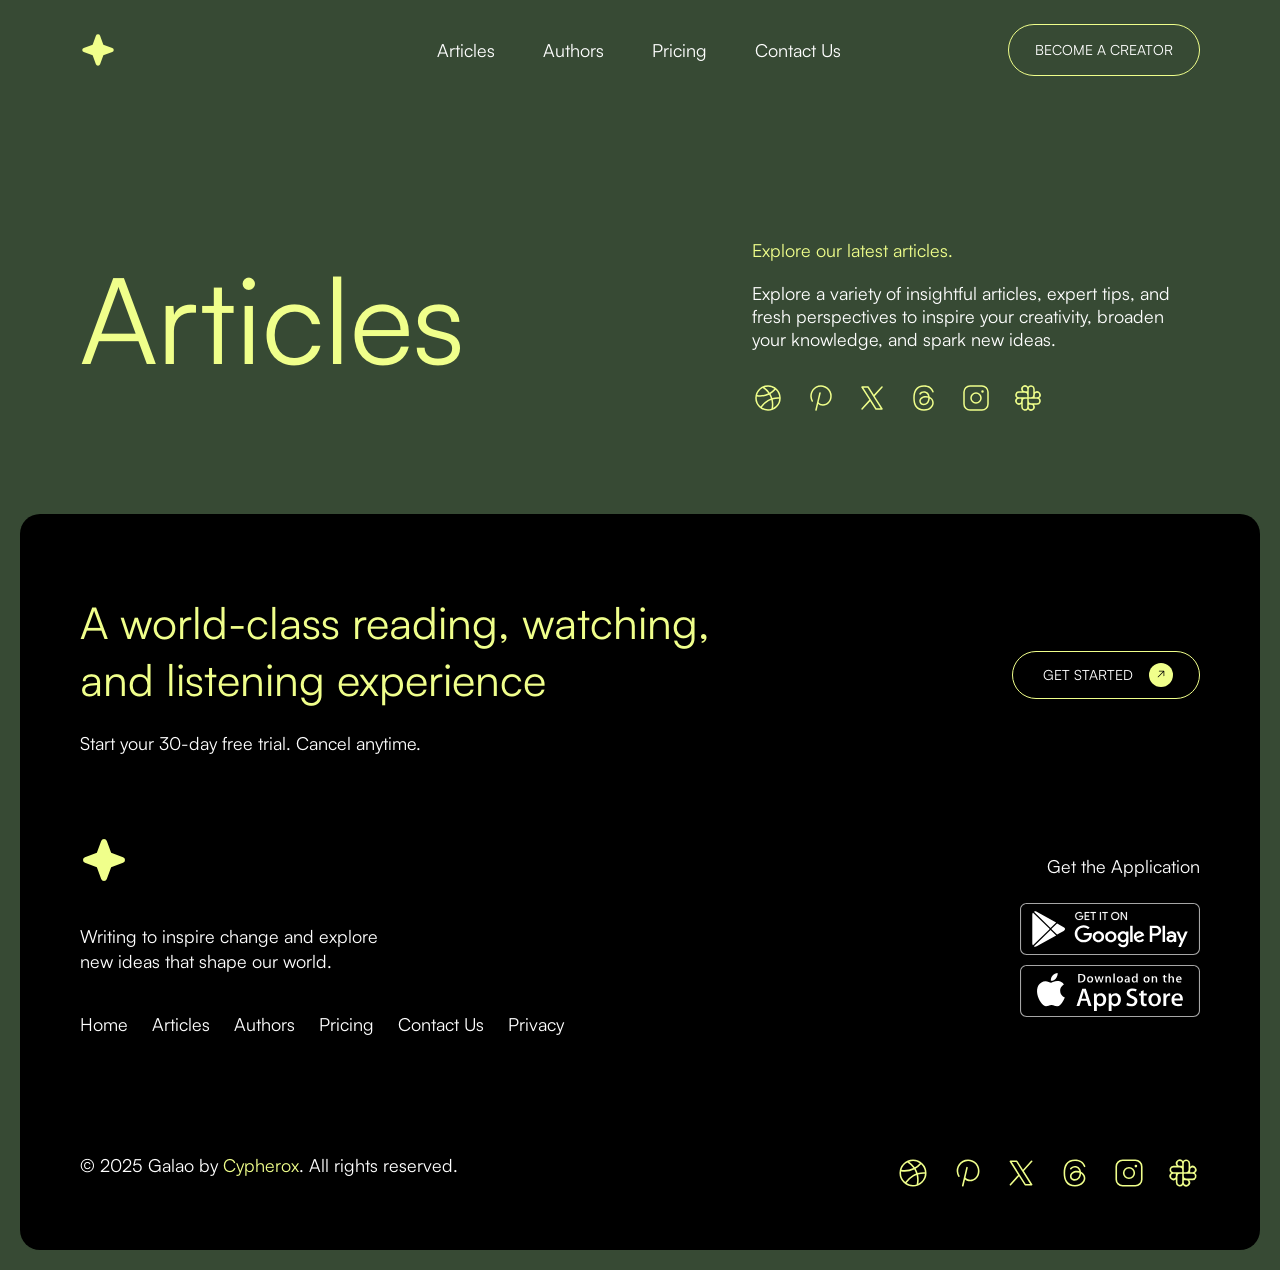
<file: articles.html>
<!DOCTYPE html>
<html>

<head>
    <meta charset='utf-8'>
    <meta http-equiv='X-UA-Compatible' content='IE=edge'>
    <title>Galao</title>

    <link rel="apple-touch-icon" sizes="180x180" href="assets/images/apple-touch-icon.png">
    <link rel="icon" type="image/png" sizes="32x32" href="assets/images/favicon-32x32.png">
    <link rel="icon" type="image/png" sizes="16x16" href="assets/images/favicon-16x16.png">

    <link rel="stylesheet" type="text/css" media="screen" href="assets/css/style.css">
</head>

<body style="background-color: #374a34;">

    <header class="header">
        <div class="header__inner">
            <div class="header__logo">
                <a href="index.html" class="header__logo--link" aria-label="hero">
                    <svg xmlns="http://www.w3.org/2000/svg" viewBox="0 0 256 256" focusable="false"
                        color="var(--token-7c1bfd0b-d766-423a-bb3e-f0b664a04b4c, rgb(240, 255, 139))"
                        style="user-select: none; width: 100%; height: 100%; display: inline-block; fill: var(--token-7c1bfd0b-d766-423a-bb3e-f0b664a04b4c, rgb(240, 255, 139)); color: var(--token-7c1bfd0b-d766-423a-bb3e-f0b664a04b4c, rgb(240, 255, 139)); flex-shrink: 0;">
                        <g color="var(--token-7c1bfd0b-d766-423a-bb3e-f0b664a04b4c, rgb(240, 255, 139))" weight="fill">
                            <path
                                d="M240,128a15.79,15.79,0,0,1-10.5,15l-63.44,23.07L143,229.5a16,16,0,0,1-30,0L89.94,166.06,26.5,143a16,16,0,0,1,0-30L89.94,89.94,113,26.5a16,16,0,0,1,30,0l23.07,63.44L229.5,113A15.79,15.79,0,0,1,240,128Z">
                            </path>
                        </g>
                    </svg>
                </a>
            </div>

            <div class="header__nav">
                <ul class="header__menu">
                    <li class="header__menu--item">
                        <a href="javascript:;" aria-label="articles">Articles</a>
                    </li>

                    <li class="header__menu--item">
                        <a href="javascript:;" aria-label="authors">Authors</a>
                    </li>

                    <li class="header__menu--item">
                        <a href="javascript:;" aria-label="pricing">Pricing</a>
                    </li>

                    <li class="header__menu--item">
                        <a href="javascript:;" aria-label="contact-us">Contact Us</a>
                    </li>
                </ul>
            </div>

            <div class="header__button">
                <a href="become-a-creator.html" class="btn btn__header">Become a Creator</a>
            </div>
        </div>
    </header>

    <section class="articles--banner">
        <div class="container">
            <div class="articles--inner">
                <div class="articles--banner--title">
                    <h1>Articles</h1>
                </div>

                <div class="articles--banner-content">
                    <h2>Explore our latest articles.</h2>
                    <p>Explore a variety of insightful articles, expert tips, and fresh perspectives to inspire your
                        creativity, broaden your knowledge, and spark new ideas.</p>

                    <ul>
                        <li>
                            <a href="javascript:;">
                                <svg xmlns="http://www.w3.org/2000/svg" viewBox="0 0 256 256" focusable="false"
                                    color="var(--token-7c1bfd0b-d766-423a-bb3e-f0b664a04b4c, rgb(240, 255, 139))"
                                    style="user-select: none; width: 100%; height: 100%; display: inline-block; fill: var(--token-7c1bfd0b-d766-423a-bb3e-f0b664a04b4c, rgb(240, 255, 139)); color: var(--token-7c1bfd0b-d766-423a-bb3e-f0b664a04b4c, rgb(240, 255, 139)); flex-shrink: 0;">
                                    <g color="var(--token-7c1bfd0b-d766-423a-bb3e-f0b664a04b4c, rgb(240, 255, 139))"
                                        weight="light">
                                        <path
                                            d="M128,26A102,102,0,1,0,230,128,102.12,102.12,0,0,0,128,26Zm89.81,96.3c-3.26-.19-6.54-.3-9.8-.3a166.44,166.44,0,0,0-45.25,6.29A164.28,164.28,0,0,0,148.33,96c-.14-.25-.3-.49-.44-.74a166.34,166.34,0,0,0,40.79-33.71A89.79,89.79,0,0,1,217.81,122.3ZM179.29,54.09a154.52,154.52,0,0,1-37.9,31.11A167,167,0,0,0,98.88,42.84a89.87,89.87,0,0,1,80.41,11.25ZM85.71,48.58a155,155,0,0,1,45,42.27A153.71,153.71,0,0,1,64,106a156.8,156.8,0,0,1-22.84-1.69A90.37,90.37,0,0,1,85.71,48.58ZM38,128a90.17,90.17,0,0,1,.79-11.92A167.23,167.23,0,0,0,64,118a165.69,165.69,0,0,0,73.29-17c.22.37.46.73.67,1.1A152.2,152.2,0,0,1,151.34,132a164.57,164.57,0,0,0-26.09,12.11A167,167,0,0,0,69.57,196.4,89.84,89.84,0,0,1,38,128Zm41.19,75.58a155.24,155.24,0,0,1,52.05-49.12,152.9,152.9,0,0,1,23.38-10.93,154.31,154.31,0,0,1,4.3,36.16,154.78,154.78,0,0,1-3.81,34.13,89.88,89.88,0,0,1-75.92-10.24Zm89.24,4.81a166.76,166.76,0,0,0,2.49-28.7,166.67,166.67,0,0,0-4.86-39.87A154.6,154.6,0,0,1,208,134c3.25,0,6.52.11,9.77.32A90.16,90.16,0,0,1,168.43,208.39Z">
                                        </path>
                                    </g>
                                </svg>
                            </a>
                        </li>

                        <li>
                            <a href="javascript:;">
                                <svg xmlns="http://www.w3.org/2000/svg" viewBox="0 0 256 256" focusable="false"
                                    color="var(--token-7c1bfd0b-d766-423a-bb3e-f0b664a04b4c, rgb(240, 255, 139))"
                                    style="user-select: none; width: 100%; height: 100%; display: inline-block; fill: var(--token-7c1bfd0b-d766-423a-bb3e-f0b664a04b4c, rgb(240, 255, 139)); color: var(--token-7c1bfd0b-d766-423a-bb3e-f0b664a04b4c, rgb(240, 255, 139)); flex-shrink: 0;">
                                    <g color="var(--token-7c1bfd0b-d766-423a-bb3e-f0b664a04b4c, rgb(240, 255, 139))"
                                        weight="light">
                                        <path
                                            d="M222,112c0,22.05-7.7,42.19-21.68,56.73C187.32,182.25,169.71,190,152,190c-19.42,0-31.55-7.07-38.63-13.64l-11.53,49A6,6,0,0,1,96,230a5.89,5.89,0,0,1-1.37-.16,6,6,0,0,1-4.47-7.21l32-136a6,6,0,1,1,11.68,2.74L116.75,162c2.8,4.33,12.46,16,35.25,16,28.51,0,58-24.69,58-66A74,74,0,1,0,71.9,149a6,6,0,1,1-10.39,6A86,86,0,1,1,222,112Z">
                                        </path>
                                    </g>
                                </svg>
                            </a>
                        </li>

                        <li>
                            <a href="javascript:;">
                                <svg xmlns="http://www.w3.org/2000/svg" viewBox="0 0 256 256" focusable="false"
                                    color="var(--token-7c1bfd0b-d766-423a-bb3e-f0b664a04b4c, rgb(240, 255, 139))"
                                    style="user-select: none; width: 100%; height: 100%; display: inline-block; fill: var(--token-7c1bfd0b-d766-423a-bb3e-f0b664a04b4c, rgb(240, 255, 139)); color: var(--token-7c1bfd0b-d766-423a-bb3e-f0b664a04b4c, rgb(240, 255, 139)); flex-shrink: 0;">
                                    <g color="var(--token-7c1bfd0b-d766-423a-bb3e-f0b664a04b4c, rgb(240, 255, 139))"
                                        weight="light">
                                        <path
                                            d="M213.06,212.78l-63.42-99.66L212.44,44A6,6,0,1,0,203.56,36L143,102.62l-41.9-65.84A6,6,0,0,0,96,34H48a6,6,0,0,0-5.06,9.22l63.42,99.66L43.56,212A6,6,0,0,0,52.44,220L113,153.38l41.9,65.84A6,6,0,0,0,160,222h48a6,6,0,0,0,5.06-9.22ZM163.29,210,58.93,46H92.71L197.07,210Z">
                                        </path>
                                    </g>
                                </svg>
                            </a>
                        </li>

                        <li>
                            <a href="javascript:;">
                                <svg xmlns="http://www.w3.org/2000/svg" viewBox="0 0 256 256" focusable="false"
                                    color="var(--token-7c1bfd0b-d766-423a-bb3e-f0b664a04b4c, rgb(240, 255, 139))"
                                    style="user-select: none; width: 100%; height: 100%; display: inline-block; fill: var(--token-7c1bfd0b-d766-423a-bb3e-f0b664a04b4c, rgb(240, 255, 139)); color: var(--token-7c1bfd0b-d766-423a-bb3e-f0b664a04b4c, rgb(240, 255, 139)); flex-shrink: 0;">
                                    <g color="var(--token-7c1bfd0b-d766-423a-bb3e-f0b664a04b4c, rgb(240, 255, 139))"
                                        weight="light">
                                        <path
                                            d="M185.22,125.25a62,62,0,0,0-11.78-7c-3.53-29.6-23-38.82-31.83-41.5-19-5.74-40.73,1.09-50.6,15.9a6,6,0,1,0,10,6.66c6.94-10.41,23.25-15.28,37.14-11.07,7.22,2.18,18.39,8.34,22.39,25.61a78.74,78.74,0,0,0-18.11-2.08c-13.53,0-26.16,3.46-35.55,9.77C96,128.85,90,139.66,90,152c0,22,18,33.52,35.71,33.52a46,46,0,0,0,32.91-14.19c6.58-6.85,14.35-19.11,15.29-39.26a44.59,44.59,0,0,1,4.07,2.75c10.48,7.92,16,19.4,16,33.18,0,20.16-21,50-66,50-27.07,0-46.92-9.19-59-27.33C59,175.75,54,154.66,54,128s5-47.75,15-62.67C81.08,47.19,100.93,38,128,38c33.85,0,55.57,13.67,66.4,41.8a6,6,0,1,0,11.2-4.31C193,42.65,166.85,26,128,26,96.67,26,73.46,37,59,58.67,47.72,75.6,42,98.93,42,128s5.72,52.4,17,69.33C73.46,219,96.67,230,128,230c29.43,0,47.81-11.19,58.05-20.58C198.54,198,206,182.49,206,168,206,150.31,198.81,135.52,185.22,125.25ZM150,163a33.94,33.94,0,0,1-24.26,10.51C109.33,173.52,102,162.71,102,152c0-13.59,12.64-28.21,40.41-28.21a65.33,65.33,0,0,1,19.58,3c0,.41,0,.82,0,1.24C162,142.72,157.84,154.82,150,163Z">
                                        </path>
                                    </g>
                                </svg>
                            </a>
                        </li>

                        <li>
                            <a href="javascript:;">
                                <svg xmlns="http://www.w3.org/2000/svg" viewBox="0 0 256 256" focusable="false"
                                    color="var(--token-7c1bfd0b-d766-423a-bb3e-f0b664a04b4c, rgb(240, 255, 139))"
                                    style="user-select: none; width: 100%; height: 100%; display: inline-block; fill: var(--token-7c1bfd0b-d766-423a-bb3e-f0b664a04b4c, rgb(240, 255, 139)); color: var(--token-7c1bfd0b-d766-423a-bb3e-f0b664a04b4c, rgb(240, 255, 139)); flex-shrink: 0;">
                                    <g color="var(--token-7c1bfd0b-d766-423a-bb3e-f0b664a04b4c, rgb(240, 255, 139))"
                                        weight="light">
                                        <path
                                            d="M128,82a46,46,0,1,0,46,46A46.06,46.06,0,0,0,128,82Zm0,80a34,34,0,1,1,34-34A34,34,0,0,1,128,162ZM176,26H80A54.06,54.06,0,0,0,26,80v96a54.06,54.06,0,0,0,54,54h96a54.06,54.06,0,0,0,54-54V80A54.06,54.06,0,0,0,176,26Zm42,150a42,42,0,0,1-42,42H80a42,42,0,0,1-42-42V80A42,42,0,0,1,80,38h96a42,42,0,0,1,42,42ZM190,76a10,10,0,1,1-10-10A10,10,0,0,1,190,76Z">
                                        </path>
                                    </g>
                                </svg>
                            </a>
                        </li>

                        <li>
                            <a href="javascript:;">
                                <svg xmlns="http://www.w3.org/2000/svg" viewBox="0 0 256 256" focusable="false"
                                    color="var(--token-7c1bfd0b-d766-423a-bb3e-f0b664a04b4c, rgb(240, 255, 139))"
                                    style="user-select: none; width: 100%; height: 100%; display: inline-block; fill: var(--token-7c1bfd0b-d766-423a-bb3e-f0b664a04b4c, rgb(240, 255, 139)); color: var(--token-7c1bfd0b-d766-423a-bb3e-f0b664a04b4c, rgb(240, 255, 139)); flex-shrink: 0;">
                                    <g color="var(--token-7c1bfd0b-d766-423a-bb3e-f0b664a04b4c, rgb(240, 255, 139))"
                                        weight="light">
                                        <path
                                            d="M218,128a30,30,0,1,0-36-48V56a30,30,0,0,0-54-18A30,30,0,1,0,80,74H56a30,30,0,0,0-18,54,30,30,0,1,0,36,48v24a30,30,0,0,0,54,18,30,30,0,1,0,48-36h24a30,30,0,0,0,18-54ZM200,86a18,18,0,0,1,0,36H182V104A18,18,0,0,1,200,86ZM152,38a18,18,0,0,1,18,18v48a18,18,0,0,1-18,18H134V56A18,18,0,0,1,152,38ZM86,56a18,18,0,0,1,36,0V74H104A18,18,0,0,1,86,56ZM38,104A18,18,0,0,1,56,86h48a18,18,0,0,1,18,18v18H56A18,18,0,0,1,38,104Zm18,66a18,18,0,0,1,0-36H74v18A18,18,0,0,1,56,170Zm48,48a18,18,0,0,1-18-18V152a18,18,0,0,1,18-18h18v66A18,18,0,0,1,104,218Zm66-18a18,18,0,0,1-36,0V182h18A18,18,0,0,1,170,200Zm30-30H152a18,18,0,0,1-18-18V134h66a18,18,0,0,1,0,36Z">
                                        </path>
                                    </g>
                                </svg>
                            </a>
                        </li>
                    </ul>
                </div>

            </div>
        </div>
    </section>

    <footer class="footer__main">
        <div class="footer__main--inner">
            <div class="footer--title--main">
                <div class="section--title width--full">
                    <div class="section--title__wrapper">
                        <div class="title--left">
                            <h2>A world-class reading, watching, and listening experience</h2>
                            <p>Start your 30-day free trial. Cancel anytime.</p>
                        </div>

                        <div class="footer--button--right">
                            <a href="javascript:;" class="btn--primary">
                                <span>GET STARTED</span>
                                <div class="btn--arrow__icon">
                                    <svg xmlns="http://www.w3.org/2000/svg" viewBox="0 0 256 256" focusable="false"
                                        color="var(--token-584267f0-cc04-4763-9773-68f59eb7a770, rgb(0, 0, 0))"
                                        style="user-select: none; width: 100%; height: 100%; display: inline-block; fill: var(--token-584267f0-cc04-4763-9773-68f59eb7a770, rgb(0, 0, 0)); color: var(--token-584267f0-cc04-4763-9773-68f59eb7a770, rgb(0, 0, 0)); flex-shrink: 0;">
                                        <g color="var(--token-584267f0-cc04-4763-9773-68f59eb7a770, rgb(0, 0, 0))"
                                            weight="regular">
                                            <path
                                                d="M221.66,133.66l-72,72a8,8,0,0,1-11.32-11.32L196.69,136H40a8,8,0,0,1,0-16H196.69L138.34,61.66a8,8,0,0,1,11.32-11.32l72,72A8,8,0,0,1,221.66,133.66Z">
                                            </path>
                                        </g>
                                    </svg>
                                </div>
                            </a>
                        </div>
                    </div>
                </div>
            </div>

            <div class="footer--menu--wrapper">
                <div class="footer--menu--wrapper__inner">
                    <div class="footer--menu--left">
                        <div class="footer--logo">
                            <a href="javascript:;">
                                <img src="assets/images/logo.svg" alt="Footer Logo">
                            </a>
                        </div>

                        <div class="footer--content">
                            <p>Writing to inspire change and explore new ideas that shape our world.</p>
                        </div>

                        <div class="footer--menu--list">
                            <ul>
                                <li>
                                    <a href="javascript:;">Home</a>
                                </li>

                                <li>
                                    <a href="javascript:;">Articles</a>
                                </li>

                                <li>
                                    <a href="javascript:;">Authors</a>
                                </li>

                                <li>
                                    <a href="javascript:;">Pricing</a>
                                </li>

                                <li>
                                    <a href="javascript:;">Contact Us</a>
                                </li>

                                <li>
                                    <a href="javascript:;">Privacy</a>
                                </li>
                            </ul>
                        </div>
                    </div>

                    <div class="footer--menu--right">
                        <p>Get the Application</p>

                        <div class="footer--menu--app--img">
                            <a href="javascript:;">
                                <img src="assets/images/play-store-icon.svg" alt="play-store-icon">
                            </a>
                            <a href="javascript:;">
                                <img src="assets/images/app-store-icon.svg" alt="app-store-icon">
                            </a>
                        </div>
                    </div>

                </div>
            </div>

            <div class="footer--bottom__wrapper">
                <div class="footer--bottom__inner">
                    <div class="footer--bottom--text">
                        <p>© 2025 Galao by <a href="https://cypherox.com/" target="_blank">Cypherox</a>. All rights
                            reserved.</p>
                    </div>

                    <div class="footer--social--icon">
                        <ul>
                            <li>
                                <a href="javascript:;">
                                    <svg xmlns="http://www.w3.org/2000/svg" viewBox="0 0 256 256" focusable="false"
                                        color="var(--token-7c1bfd0b-d766-423a-bb3e-f0b664a04b4c, rgb(240, 255, 139))"
                                        style="user-select: none; width: 100%; height: 100%; display: inline-block; fill: var(--token-7c1bfd0b-d766-423a-bb3e-f0b664a04b4c, rgb(240, 255, 139)); color: var(--token-7c1bfd0b-d766-423a-bb3e-f0b664a04b4c, rgb(240, 255, 139)); flex-shrink: 0;">
                                        <g color="var(--token-7c1bfd0b-d766-423a-bb3e-f0b664a04b4c, rgb(240, 255, 139))"
                                            weight="light">
                                            <path
                                                d="M128,26A102,102,0,1,0,230,128,102.12,102.12,0,0,0,128,26Zm89.81,96.3c-3.26-.19-6.54-.3-9.8-.3a166.44,166.44,0,0,0-45.25,6.29A164.28,164.28,0,0,0,148.33,96c-.14-.25-.3-.49-.44-.74a166.34,166.34,0,0,0,40.79-33.71A89.79,89.79,0,0,1,217.81,122.3ZM179.29,54.09a154.52,154.52,0,0,1-37.9,31.11A167,167,0,0,0,98.88,42.84a89.87,89.87,0,0,1,80.41,11.25ZM85.71,48.58a155,155,0,0,1,45,42.27A153.71,153.71,0,0,1,64,106a156.8,156.8,0,0,1-22.84-1.69A90.37,90.37,0,0,1,85.71,48.58ZM38,128a90.17,90.17,0,0,1,.79-11.92A167.23,167.23,0,0,0,64,118a165.69,165.69,0,0,0,73.29-17c.22.37.46.73.67,1.1A152.2,152.2,0,0,1,151.34,132a164.57,164.57,0,0,0-26.09,12.11A167,167,0,0,0,69.57,196.4,89.84,89.84,0,0,1,38,128Zm41.19,75.58a155.24,155.24,0,0,1,52.05-49.12,152.9,152.9,0,0,1,23.38-10.93,154.31,154.31,0,0,1,4.3,36.16,154.78,154.78,0,0,1-3.81,34.13,89.88,89.88,0,0,1-75.92-10.24Zm89.24,4.81a166.76,166.76,0,0,0,2.49-28.7,166.67,166.67,0,0,0-4.86-39.87A154.6,154.6,0,0,1,208,134c3.25,0,6.52.11,9.77.32A90.16,90.16,0,0,1,168.43,208.39Z">
                                            </path>
                                        </g>
                                    </svg>
                                </a>
                            </li>

                            <li>
                                <a href="javascript:;">
                                    <svg xmlns="http://www.w3.org/2000/svg" viewBox="0 0 256 256" focusable="false"
                                        color="var(--token-7c1bfd0b-d766-423a-bb3e-f0b664a04b4c, rgb(240, 255, 139))"
                                        style="user-select: none; width: 100%; height: 100%; display: inline-block; fill: var(--token-7c1bfd0b-d766-423a-bb3e-f0b664a04b4c, rgb(240, 255, 139)); color: var(--token-7c1bfd0b-d766-423a-bb3e-f0b664a04b4c, rgb(240, 255, 139)); flex-shrink: 0;">
                                        <g color="var(--token-7c1bfd0b-d766-423a-bb3e-f0b664a04b4c, rgb(240, 255, 139))"
                                            weight="light">
                                            <path
                                                d="M222,112c0,22.05-7.7,42.19-21.68,56.73C187.32,182.25,169.71,190,152,190c-19.42,0-31.55-7.07-38.63-13.64l-11.53,49A6,6,0,0,1,96,230a5.89,5.89,0,0,1-1.37-.16,6,6,0,0,1-4.47-7.21l32-136a6,6,0,1,1,11.68,2.74L116.75,162c2.8,4.33,12.46,16,35.25,16,28.51,0,58-24.69,58-66A74,74,0,1,0,71.9,149a6,6,0,1,1-10.39,6A86,86,0,1,1,222,112Z">
                                            </path>
                                        </g>
                                    </svg>
                                </a>
                            </li>

                            <li>
                                <a href="javascript:;">
                                    <svg xmlns="http://www.w3.org/2000/svg" viewBox="0 0 256 256" focusable="false"
                                        color="var(--token-7c1bfd0b-d766-423a-bb3e-f0b664a04b4c, rgb(240, 255, 139))"
                                        style="user-select: none; width: 100%; height: 100%; display: inline-block; fill: var(--token-7c1bfd0b-d766-423a-bb3e-f0b664a04b4c, rgb(240, 255, 139)); color: var(--token-7c1bfd0b-d766-423a-bb3e-f0b664a04b4c, rgb(240, 255, 139)); flex-shrink: 0;">
                                        <g color="var(--token-7c1bfd0b-d766-423a-bb3e-f0b664a04b4c, rgb(240, 255, 139))"
                                            weight="light">
                                            <path
                                                d="M213.06,212.78l-63.42-99.66L212.44,44A6,6,0,1,0,203.56,36L143,102.62l-41.9-65.84A6,6,0,0,0,96,34H48a6,6,0,0,0-5.06,9.22l63.42,99.66L43.56,212A6,6,0,0,0,52.44,220L113,153.38l41.9,65.84A6,6,0,0,0,160,222h48a6,6,0,0,0,5.06-9.22ZM163.29,210,58.93,46H92.71L197.07,210Z">
                                            </path>
                                        </g>
                                    </svg>
                                </a>
                            </li>

                            <li>
                                <a href="javascript:;">
                                    <svg xmlns="http://www.w3.org/2000/svg" viewBox="0 0 256 256" focusable="false"
                                        color="var(--token-7c1bfd0b-d766-423a-bb3e-f0b664a04b4c, rgb(240, 255, 139))"
                                        style="user-select: none; width: 100%; height: 100%; display: inline-block; fill: var(--token-7c1bfd0b-d766-423a-bb3e-f0b664a04b4c, rgb(240, 255, 139)); color: var(--token-7c1bfd0b-d766-423a-bb3e-f0b664a04b4c, rgb(240, 255, 139)); flex-shrink: 0;">
                                        <g color="var(--token-7c1bfd0b-d766-423a-bb3e-f0b664a04b4c, rgb(240, 255, 139))"
                                            weight="light">
                                            <path
                                                d="M185.22,125.25a62,62,0,0,0-11.78-7c-3.53-29.6-23-38.82-31.83-41.5-19-5.74-40.73,1.09-50.6,15.9a6,6,0,1,0,10,6.66c6.94-10.41,23.25-15.28,37.14-11.07,7.22,2.18,18.39,8.34,22.39,25.61a78.74,78.74,0,0,0-18.11-2.08c-13.53,0-26.16,3.46-35.55,9.77C96,128.85,90,139.66,90,152c0,22,18,33.52,35.71,33.52a46,46,0,0,0,32.91-14.19c6.58-6.85,14.35-19.11,15.29-39.26a44.59,44.59,0,0,1,4.07,2.75c10.48,7.92,16,19.4,16,33.18,0,20.16-21,50-66,50-27.07,0-46.92-9.19-59-27.33C59,175.75,54,154.66,54,128s5-47.75,15-62.67C81.08,47.19,100.93,38,128,38c33.85,0,55.57,13.67,66.4,41.8a6,6,0,1,0,11.2-4.31C193,42.65,166.85,26,128,26,96.67,26,73.46,37,59,58.67,47.72,75.6,42,98.93,42,128s5.72,52.4,17,69.33C73.46,219,96.67,230,128,230c29.43,0,47.81-11.19,58.05-20.58C198.54,198,206,182.49,206,168,206,150.31,198.81,135.52,185.22,125.25ZM150,163a33.94,33.94,0,0,1-24.26,10.51C109.33,173.52,102,162.71,102,152c0-13.59,12.64-28.21,40.41-28.21a65.33,65.33,0,0,1,19.58,3c0,.41,0,.82,0,1.24C162,142.72,157.84,154.82,150,163Z">
                                            </path>
                                        </g>
                                    </svg>
                                </a>
                            </li>

                            <li>
                                <a href="javascript:;">
                                    <svg xmlns="http://www.w3.org/2000/svg" viewBox="0 0 256 256" focusable="false"
                                        color="var(--token-7c1bfd0b-d766-423a-bb3e-f0b664a04b4c, rgb(240, 255, 139))"
                                        style="user-select: none; width: 100%; height: 100%; display: inline-block; fill: var(--token-7c1bfd0b-d766-423a-bb3e-f0b664a04b4c, rgb(240, 255, 139)); color: var(--token-7c1bfd0b-d766-423a-bb3e-f0b664a04b4c, rgb(240, 255, 139)); flex-shrink: 0;">
                                        <g color="var(--token-7c1bfd0b-d766-423a-bb3e-f0b664a04b4c, rgb(240, 255, 139))"
                                            weight="light">
                                            <path
                                                d="M128,82a46,46,0,1,0,46,46A46.06,46.06,0,0,0,128,82Zm0,80a34,34,0,1,1,34-34A34,34,0,0,1,128,162ZM176,26H80A54.06,54.06,0,0,0,26,80v96a54.06,54.06,0,0,0,54,54h96a54.06,54.06,0,0,0,54-54V80A54.06,54.06,0,0,0,176,26Zm42,150a42,42,0,0,1-42,42H80a42,42,0,0,1-42-42V80A42,42,0,0,1,80,38h96a42,42,0,0,1,42,42ZM190,76a10,10,0,1,1-10-10A10,10,0,0,1,190,76Z">
                                            </path>
                                        </g>
                                    </svg>
                                </a>
                            </li>

                            <li>
                                <a href="javascript:;">
                                    <svg xmlns="http://www.w3.org/2000/svg" viewBox="0 0 256 256" focusable="false"
                                        color="var(--token-7c1bfd0b-d766-423a-bb3e-f0b664a04b4c, rgb(240, 255, 139))"
                                        style="user-select: none; width: 100%; height: 100%; display: inline-block; fill: var(--token-7c1bfd0b-d766-423a-bb3e-f0b664a04b4c, rgb(240, 255, 139)); color: var(--token-7c1bfd0b-d766-423a-bb3e-f0b664a04b4c, rgb(240, 255, 139)); flex-shrink: 0;">
                                        <g color="var(--token-7c1bfd0b-d766-423a-bb3e-f0b664a04b4c, rgb(240, 255, 139))"
                                            weight="light">
                                            <path
                                                d="M218,128a30,30,0,1,0-36-48V56a30,30,0,0,0-54-18A30,30,0,1,0,80,74H56a30,30,0,0,0-18,54,30,30,0,1,0,36,48v24a30,30,0,0,0,54,18,30,30,0,1,0,48-36h24a30,30,0,0,0,18-54ZM200,86a18,18,0,0,1,0,36H182V104A18,18,0,0,1,200,86ZM152,38a18,18,0,0,1,18,18v48a18,18,0,0,1-18,18H134V56A18,18,0,0,1,152,38ZM86,56a18,18,0,0,1,36,0V74H104A18,18,0,0,1,86,56ZM38,104A18,18,0,0,1,56,86h48a18,18,0,0,1,18,18v18H56A18,18,0,0,1,38,104Zm18,66a18,18,0,0,1,0-36H74v18A18,18,0,0,1,56,170Zm48,48a18,18,0,0,1-18-18V152a18,18,0,0,1,18-18h18v66A18,18,0,0,1,104,218Zm66-18a18,18,0,0,1-36,0V182h18A18,18,0,0,1,170,200Zm30-30H152a18,18,0,0,1-18-18V134h66a18,18,0,0,1,0,36Z">
                                            </path>
                                        </g>
                                    </svg>
                                </a>
                            </li>
                        </ul>
                    </div>

                </div>
            </div>

        </div>
    </footer>


    <script src="assets/js/script.js"></script>
</body>

</html>
</file>
<file: assets/css/style.css>
@import url(_variables.css);

html {
    scroll-behavior: smooth;
}

body {
    margin: 0;
    padding: 0;
    font-family: var(--primary-fonts);
    transition: background-color 0.3s ease;
}

* {
    box-sizing: border-box;
}

a {
    text-decoration: none;
}

.w--40 {
    width: 40%;
}

.w--60 {
    width: 60%;
}

.w--50 {
    width: 50%;
}

.w--25 {
    width: 25%;
}

.m--0--auto {
    margin: 0 auto;
}

.container {
    width: 100%;
    max-width: 1560px;
    margin: 0 auto;
    padding: 0 80px;
}

.globble--title h3 {
    font-size: 14px;
    line-height: 1;
    color: var(--primary-bg-color);
    font-weight: 400;
    margin: 0 0 20px 0;

}

.globble--title h2 {
    font-size: 44px;
    line-height: 1.3;
    color: var(--color-white);
    font-weight: 400;
    margin: 0;
}

.text-center {
    text-align: center;
}

.btn--primary {
    padding: 16px 30px;
    border: 1px solid var(--primary-bg-color);
    color: var(--color-white);
    font-size: 14px;
    line-height: 1;
    border-radius: 32px;
    display: flex;
    max-width: max-content;
    gap: 20px;
    position: relative;
    z-index: 9;
    text-transform: uppercase;
    overflow: hidden;
}

.btn--arrow__icon svg {
    flex: none !important;
    height: 12px !important;
    position: relative !important;
    width: 16px !important;
    transform: rotate(-45deg);
    ;
}

.btn--primary:before {
    position: absolute;
    content: '';
    width: 24px;
    height: 24px;
    background-color: var(--primary-bg-color);
    border-radius: 30px;
    right: 26px;
    top: 0;
    bottom: 0;
    margin: auto;
    transition: all 0.2s ease-in-out;
    z-index: -1;
}

.btn--primary:hover:before {
    width: 100%;
    height: 100%;
    right: 0;
}

.btn--primary:hover {
    color: var(--color-black);
}

.btn--primary:hover .btn--arrow__icon svg {
    transform: rotate(0deg);
}

/* Header CSS Start */

header {
    width: 100%;
    position: fixed;
    z-index: 99;
    transition: all 0.3s ease;
    padding-top: 12px;
}

.header__inner {
    display: flex;
    justify-content: space-between;
    align-items: center;
    padding: 12px 80px 0 80px;
    margin: 0 auto;
    transition: width 0.3s ease-in-out;
    width: 100%;
}

.sticky-header .header__inner {
    padding: 12px 12px 12px 24px;
    border: 1px solid var(--primary-bg-color);
    border-radius: 50px;
    background-color: rgba(0, 0, 0, 0.2);
    backdrop-filter: blur(20px);
    transition: width 0.3s ease-in-out;
}

.sticky-header {
    position: fixed;
}

.sticky-header .header__inner {
    width: 780px;
    transition: width 0.3s ease-in-out;
}

.header__button {
    display: flex;
}

.header__logo {
    max-width: 190px;
    width: 190px;
    display: flex;
    transition: width 0.3s ease-in-out;
}

.sticky-header .header__logo {
    max-width: max-content;
    width: auto;
    transition: width 0.3s ease-in-out;
}

a.header__logo--link {
    display: flex;
    width: 36px;
}

.header__logo--link>svg {
    transition: transform 0.2s linear;
}

.header__logo--link:hover>svg {
    transform: rotate(180deg);
}

ul.header__menu {
    margin: 0;
    padding: 0;
    list-style: none;
    display: flex;
    gap: 48px;
}

li.header__menu--item a {
    font-size: 18px;
    color: var(--color-white);
    font-weight: 400;
    transition: color 0.2s ease-in-out;
}

li.header__menu--item a:hover {
    color: var(--primary-color);
}

a.btn__header {
    font-size: 14px;
    padding: 16px 26px;
    font-weight: 500;
    background-color: transparent;
    border: 1px solid var(--primary-bg-color);
    color: var(--color-white);
    border-radius: 50px;
    text-transform: uppercase;
    position: relative;
    z-index: 9;
    max-width: 200px;
}

a.btn__header:after {
    position: absolute;
    content: '';
    width: 24px;
    height: 24px;
    background-color: var(--primary-bg-color);
    border-radius: 30px;
    left: auto;
    right: 0;
    top: 0;
    bottom: 0;
    margin: auto;
    opacity: 0;
    z-index: -1;
    transition: all 0.2s ease-in-out;
}

a.btn__header:hover:after {
    width: 100%;
    height: 100%;
    opacity: 1;
}


a.btn__header:hover {
    color: var(--color-black);
}

/* Header CSS End */

/* Banner Section CSS Start */

.banner__main {
    width: 100%;
    position: relative;
    z-index: 9;
    overflow: hidden;
    /* height: 200vh; */
    display: flex;
    flex-direction: column;
    align-items: center;
    justify-content: center;
    height: 100vh;
}

.banner__inner {
    width: 100%;
    height: 100%;
    padding: 140px 0 100px 0;
    display: flex;
    flex-direction: column;
    gap: 32px;
    align-items: center;
    height: min-content;
    min-width: 100vh;
    overflow: hidden;
    /* position: relative; */
}

.banner__images__wrapper {
    position: absolute;
    width: 100%;
    height: 300px;
    z-index: 2;
}

.banner__inner--item {
    position: absolute;
    border-radius: 10px;
    overflow: hidden;
}

.banner__inner--item img {
    width: 100%;
    height: 100%;
    object-fit: cover;
    object-position: center;
}

.banner--item__left__one {
    width: 300px;
    height: 620px;
    left: -90px;
    right: auto;
}

.banner--item__right__one {
    width: 300px;
    height: 620px;
    left: auto;
    right: -90px;
}

.banner--item__left__two {
    width: 200px;
    height: 200px;
    left: 230px;
    top: 80px;
}

.banner--item__right__two {
    width: 200px;
    height: 200px;
    left: auto;
    right: 230px;
    top: 80px;
}

.banner--item__left__three {
    width: 250px;
    height: 250px;
    left: 230px;
    top: 300px;
}

.banner--item__right__three {
    width: 250px;
    height: 250px;
    left: auto;
    right: 230px;
    top: 300px;
}

.banner--item__left__four {
    width: 100px;
    height: 100px;
    left: 450px;
    top: 180px;
}

.banner--item__right__four {
    width: 100px;
    height: 100px;
    left: auto;
    right: 450px;
    top: 180px;
}

.banner--item__left__five {
    width: 120px;
    height: 120px;
    left: 500px;
    top: 300px;
}

.banner--item__right__five {
    width: 120px;
    height: 120px;
    left: auto;
    right: 500px;
    top: 300px;
}

.banner__title h3 {
    width: 100%;
    font-size: 64px;
    line-height: 1.2;
    color: var(--primary-color);
    font-weight: 400;
    text-align: center;
    margin: 0;
}

.banner__search {
    width: 350px;
    position: relative;
    bottom: 0;
    transition: bottom 0.3s ease;
}

.banner__search_inner {
    max-width: 350px;
    margin: 0 auto;
    position: relative;
}

.banner__search_inner>input {
    width: 100%;
    padding: 16px 50px 16px 25px;
    font-family: var(--primary-fonts);
    border: 1px solid var(--primary-color);
    border-radius: 32px;
    background-color: transparent;
    font-size: 16px;
    font-weight: 400;
    color: var(--color-white);
    outline: none;
    box-shadow: none;
}

.banner__search_inner>input::placeholder {
    color: var(--color-white);
}

.banner__search__icon {
    position: absolute;
    width: 28px;
    left: auto;
    right: 20px;
    top: 0;
    bottom: 0;
    margin: auto;
}

.banner__intro {
    padding: 20px 0 0 0;
    bottom: -400px;
    position: absolute;
    top: auto;
    width: 100%;
    opacity: 0;
    transform: translateX(-50%);
    transition: all 0.3s ease;
    position: relative;
    opacity: 0;
    transform: none !important;
    transition: all 0.3s ease;
}

.banner__intro__inner {
    display: flex;
    flex-direction: column;
    gap: 24px;
    align-items: center;
}

.banner__intro--icon {
    width: 44px;
    display: flex;
}

.banner__intro--title {
    display: flex;
    flex-direction: column;
    gap: 16px;
}

.banner__intro--title h3 {
    font-size: 84px;
    font-family: var(--secondary-fonts);
    line-height: 1;
    text-align: center;
    font-weight: 400;
    color: var(--color-white);
    margin: 0;
}

.banner__intro--title p {
    width: 100%;
    font-size: 14px;
    font-weight: 400;
    text-align: center;
    color: var(--primary-color);
    margin: 0;
}

/* Banner Section CSS End */

/* Meet Galao Section CSS Start */

.meet_golao-main {
    width: 100%;
    padding: 120px 0;
    position: relative;
}

.meet_golao-box--col {
    width: 50%;
}

.meet_golao--content--col {
    width: 50%;
    padding: 0 0 0 20px;
}

.meet_golao--first_row_inner {
    display: flex;
    align-items: center;
}

.meet__golao--first__row__inner {
    display: flex;
    align-items: center;
    gap: 10px;
}

.meet__golao-box--col {
    width: 50%;
    position: relative;
    display: flex;
}

.meet__golao-box__inner {
    padding: 32px 20px;
    background-color: var(--primary-bg-color);
    border-radius: 10px;
    display: flex;
    flex-direction: column;
    justify-content: center;
    height: 100%;
    box-shadow: rgb(240, 255, 139) 0px 0px 0px 0px;
    transition: box-shadow 0.3s ease-in-out;
}

a:hover .meet__golao-box__inner {
    box-shadow: rgb(240, 255, 139) 0px 2px 8px 0px;
}

.meet__golao-box--title h2 {
    font-size: 30px;
    line-height: 1;
    color: var(--color-black);
    font-weight: 500;
    margin: 0 0 10px 0;
}

.meet__golao-box--title p {
    font-size: 14px;
    line-height: 1.3;
    color: var(--secondary-bg-color);
    margin: 0;
}

.meet__golao--author__list {
    margin: 20px 0 0 0;
}

.meet__golao--author__list ul {
    margin: 0;
    padding: 0;
    display: flex;
    align-items: center;
    list-style: none;
}

.meet__golao--author__list ul li {
    width: 56px;
    height: 56px;
    border-radius: 60px;
    overflow: hidden;
    border: 4px solid var(--primary-bg-color);
    margin: 0 0 0 -20px;
    display: flex;
    align-items: center;
    justify-content: center;
    background-color: var(--secondary-bg-color);
}

.meet__golao--author__list ul li:first-child {
    margin: 0 0 0 -4px;
}

.meet__golao--author__list ul li img {
    width: 100%;
}

.meet__golao-box--col .meet__golao-box:first-child {
    padding: 0 10px 0 0;
}

.meet__golao--image__inner img {
    width: 100%;
    filter: invert(1) sepia(0);
}

.meet__golao-box.image--left .meet__golao-box__inner {
    flex-direction: row;
    align-items: center;
}

.meet__golao-box.image--left .meet__golao--image {
    width: 40%;
}

.meet__golao-box.image--left .meet__golao-box--title {
    width: 60%;
}

.meet__golao--second__row {
    margin: 10px 0 0 0;
}

.meet__golao--second__row__inner {
    display: flex;
}

.meet__golao--image__inner svg {
    width: 56px !important;
    height: 56px !important;
    margin: 0 auto;
    display: block !important;
}

.quote__golao--box .meet__golao-box__inner {
    height: 330px;
    padding: 32px;
}

.quote__golao--box p.main__description {
    font-size: 18px;
    text-align: center;
    padding: 0 0 24px 0;
    margin: 0 0 24px 0;
    border-bottom: 1px solid #374a3433;
}

.quote__golao--box .meet__golao-box--title h2,
.quote__golao--box .meet__golao-box--title p {
    text-align: center;
}

.meet__golao-box_wrapper {
    padding: 0 10px;
    display: flex;
    flex-direction: column;
    gap: 10px;
}

.meet__golao-box_wrapper:last-child {
    padding-right: 0;
}

.location--image img {
    width: 120px;
    display: block;
    margin: 0 auto 20px auto;
}

.thunder--image img {
    width: 130px;
    display: block;
    margin: 0 auto 20px auto;
}

/* Meet Galao Section CSS End */

/* Recent Articles Section CSS Start */

.recent__articles {
    position: relative;
    padding: 120px 0;
    width: 100%;
}

.section--title {
    margin: 0 0 80px 0;
}

.section--title__wrapper {
    width: 100%;
    display: flex;
    align-items: center;
    justify-content: space-between;
}

.title--right {
    width: 420px;
}

.title--left h3 {
    font-size: 14px;
    line-height: 1;
    color: var(--primary-bg-color);
    font-weight: 400;
    margin: 0 0 20px 0;
    text-transform: capitalize;
    letter-spacing: 0.6px;
}

.title--left h2 {
    font-size: 44px;
    color: var(--color-white);
    line-height: 1.3;
    font-weight: 400;
    max-width: 500px;
    margin: 0 auto;
}

.title--right p,
.section--title.width--full p {
    font-size: 18px;
    line-height: 1.3;
    color: var(--color-white);
    font-weight: 400;
    margin: 0 0 20px 0;
}

.section--title.width--full p {
    max-width: 600px;
    margin: 0 auto;
}

.section--title.width--full .section--title__wrapper {
    justify-content: center;
}

.recent__articles--item__wrapper {
    display: flex;
    flex-wrap: wrap;
    gap: 10px;
}

a.recent__articles--item {
    width: calc(50% - 5px);
}

.recent__articles--item__inner {
    padding: 20px;
    border-radius: 12px;
    overflow: hidden;
    height: 500px;
    position: relative;
    display: flex;
    flex-direction: column;
}

.recent__articles--image img {
    width: 100%;
    height: 100%;
    object-fit: cover;
    object-position: center;
}

.recent__articles--image {
    position: absolute;
    top: 0;
    display: flex;
    height: 100%;
    width: 100%;
    left: 0;
}

.recent__articles--top__label {
    position: relative;
    z-index: 9;
}

.recent__articles--top__label ul {
    margin: 0;
    padding: 0;
    list-style: none;
    display: flex;
    align-items: center;
    justify-content: flex-end;
    gap: 10px;
}

.recent__articles--top__label ul li span {
    backdrop-filter: blur(5px);
    background-color: rgba(0, 0, 0, 0.15);
    border-radius: 32px;
    padding: 16px 26px;
    border: 1px solid var(--primary-bg-color);
    color: var(--color-white);
    font-size: 14px;
    font-weight: 400;
}

.recent__articles--top__label ul li {
    display: flex;
}

.recent__articles--footer {
    position: relative;
    z-index: 9;
    margin-top: auto;
}

.recent__articles--footer__inner {
    display: flex;
    align-items: center;
    padding: 20px 20px 20px 0;
    background-color: var(--primary-bg-color);
    border-radius: 10px;
    gap: 20px;
    position: relative;
    overflow: hidden;
    border: 1px solid var(--primary-bg-color);
}

.recent__articles--footer--image {
    width: 100px;
    position: relative;
    margin-left: 20px;
}

.recent__articles--footer--image img {
    width: 100%;
    height: 100%;
}

.recent__articles--footer--content h4 {
    font-size: 14px;
    line-height: 1;
    color: var(--color-black);
    font-weight: 400;
    margin: 0 0 10px 0;
    transition: color 0.2s ease-in-out;
}

.recent__articles--footer--content h3 {
    font-size: 20px;
    line-height: 1.2;
    font-weight: 600;
    color: var(--color-black);
    margin: 0;
    transition: color 0.2s ease-in-out;
}

.recent__articles--footer__inner:before {
    position: absolute;
    content: '';
    width: 100px;
    height: 100px;
    background-color: #202633;
    border-radius: 100px;
    transition: all 0.2s ease-in-out;
    left: 20px;
}

a.recent__articles--item:hover .recent__articles--footer__inner:before {
    width: 100%;
    height: 100%;
    border-radius: 0;
    left: 0;
}

.recent__articles--footer--content {
    position: relative;
}

a.recent__articles--item:hover .recent__articles--footer--content h4 {
    color: var(--color-white);
}

a.recent__articles--item:hover .recent__articles--footer--content h3 {
    color: var(--primary-bg-color);
}

/* Recent Articles Section CSS End */

/* Categories Section CSS Start */

.categories__main {
    width: 100%;
    position: relative;
    padding: 120px 0;
}

.categories--list__wrapper {
    display: flex;
    flex-wrap: wrap;
    gap: 10px;
}

.categories--list__box {
    width: calc(33.3% - 7px);
}

.categories--list__box--inner>a {
    position: relative;
    padding: 32px 24px;
    border-radius: 10px;
    display: flex;
    flex-direction: column;
    gap: 16px;
    background-color: var(--primary-bg-color);
    border: 1px solid var(--primary-bg-color);
    overflow: hidden;
    z-index: 9;
}

.categories--list__box--icon {
    width: 24px;
    height: 24px;
}

.categories--list__box--icon svg {
    transition: all 0.3s ease-in-out;
}

.categories--list__box--content p {
    font-size: 18px;
    color: var(--color-black);
    line-height: 1;
    font-weight: normal;
    text-transform: uppercase;
    margin: 0;
    transition: all 0.3s ease-in-out;
}

.categories--list__box--overlay {
    flex: none;
    height: 32px;
    overflow: visible;
    position: absolute;
    right: 0;
    top: calc(50.505050505050534% - 32px / 2);
    width: 32px;
    z-index: -1;
    opacity: 0;
    background-color: #451930;
    transition: all 0.3s ease-in-out;
    border-radius: 10px;
}

.categories--list__box--inner>a:hover .categories--list__box--overlay {
    width: 100%;
    height: 100%;
    opacity: 1;
    top: 0;
}

.categories--list__box--inner>a:hover .categories--list__box--content p {
    color: #fff;
}

.categories--list__box--inner>a:hover .categories--list__box--icon svg {
    fill: var(--primary-bg-color) !important;
}

/* Categories Section CSS Start */

/* Author Section CSS Start */

.author__main {
    width: 100%;
    position: relative;
    padding: 120px 0;
}

.author__main--inner {
    display: flex;
    flex-wrap: wrap;
    gap: 60px;
}

.author__main--inner .section--title {
    max-width: 480px;
    margin: 0;
}

.author__main--inner .section--title__wrapper {
    flex-direction: column;
    gap: 32px;
}

.author__main--inner .section--title__wrapper h2 {
    margin: 0;
}

.author__main--inner .section--title__wrapper .title--right {
    width: 100%;
}

.author--list__wrapper {
    display: grid;
    flex: 1 0 0px;
    gap: 10px;
    grid-auto-rows: minmax(0, 1fr);
    grid-template-columns: repeat(2, minmax(50px, 1fr));
    height: min-content;
    justify-content: center;
    padding: 0;
    position: relative;
    width: 1px;
}

.author--list__box {
    width: 100%;
}

.author--list__box--inner {
    display: flex;
    flex-direction: column;
    background-color: var(--primary-bg-color);
    border-radius: 10px;
    border: 1px solid var(--primary-bg-color);
    padding: 20px;
    position: relative;
    cursor: pointer;
    z-index: 9;
}

.author--list__box--inner>a {
    flex: none;
    height: 160px;
    left: 20px;
    overflow: visible;
    position: absolute;
    text-decoration: none;
    top: 20px;
    width: 160px;
    z-index: -1;
    border-radius: 160px;
    background-color: #202633;
    transition: all 0.2s ease-in-out;
}

.author--list__box--image {
    width: 160px;
    height: 160px;
    position: relative;
}

.author--list__box--image img {
    width: 100%;
    height: 100%;
}

.author--list__box--title {
    display: flex;
    flex-direction: column;
    gap: 10px;
}

.author--list__box--heading {
    padding: 30px 0 0 0;
    display: flex;
    flex-direction: column;
    gap: 4px;
}

.author--list__box--heading h3 {
    font-size: 14px;
    color: var(--color-black);
    font-weight: normal;
    margin: 0;
    transition: all 0.2s ease-in-out;
}

.author--list__box--heading h2 {
    font-size: 24px;
    color: var(--color-black);
    font-weight: 500;
    margin: 0;
    transition: all 0.2s ease-in-out;
}

.author--list__description {
    padding: 40px 0 0 0;
    display: flex;
    flex-direction: column;
    gap: 20px;
}

.author--list__description p {
    font-size: 18px;
    color: var(--color-black);
    max-width: 290px;
    line-height: 1.3;
    margin: 0;
    transition: all 0.2s ease-in-out;
}

.author--list__description ul {
    display: flex;
    align-items: center;
    list-style: none;
    margin: 0;
    padding: 0;
    gap: 14px;
}

.author--list__description ul li {
    width: 32px;
    height: 32px;
}

.author--list__description ul li a svg {
    transition: all 0.2s ease-in-out;
}

.author--list__box:nth-child(2) .author--list__box--inner>a {
    background-color: #451930;
}

.author--list__box--inner:hover>a {
    width: 100%;
    height: 100%;
    top: 0;
    left: 0;
    border-radius: 10px;
}

.author--list__box--inner:hover .author--list__box--heading h3 {
    color: var(--color-white);
}

.author--list__box--inner:hover .author--list__box--heading h2 {
    color: var(--primary-bg-color);
}

.author--list__box--inner:hover .author--list__description p {
    color: var(--color-white);
}

.author--list__box--inner:hover .author--list__description ul li a svg {
    fill: var(--primary-bg-color) !important;
}

/* Author Section CSS End */

/* Pricing Section CSS Start */

.pricing__main {
    width: 100%;
    position: relative;
    padding: 120px 0;
}

.title--left h2 {
    max-width: 600px;
    margin: 0 0 16px 0;
}

.pricing--tab__inner {
    display: flex;
    justify-content: center;
    border: 1px solid var(--primary-bg-color);
    max-width: max-content;
    margin: 0 auto;
    border-radius: 32px;
    overflow: hidden;
    position: relative;
}

.pricing--tab__inner button {
    align-items: center;
    cursor: pointer;
    display: flex;
    flex: none;
    flex-direction: row;
    flex-wrap: nowrap;
    gap: 10px;
    height: min-content;
    justify-content: center;
    overflow: visible;
    padding: 16px 30px;
    position: relative;
    width: min-content;
    border: none;
    font-size: 18px;
    font-weight: normal;
    background-color: transparent;
    color: var(--color-white);
    transition: all 0.3s ease-in-out;
}

.pricing--tab__inner button.active {
    color: var(--color-black);
}

.pricing--tab__overlay {
    flex: none;
    height: 100%;
    left: 0;
    overflow: visible;
    position: absolute;
    top: 0;
    width: 123px;
    z-index: 0;
    background-color: var(--primary-bg-color);
    border-radius: 32px;
    transform: translate(0, 0px);
    transition: all 0.3s ease-in-out;
}

.annually-active .pricing--tab__overlay {
    transform: translate(118px, 0px);
    width: 135px;
}

.pricing--tab__main--price .main--price__item {
    transition: transform 0.2s ease-in-out;
}

.annually-active .pricing--tab__main--price .main--price__item:first-child,
.annually-active .pricing--tab__main--price .main--price__item:nth-child(2) {
    transform: translate(0px, -140px);
}

.pricing--tab {
    margin: 0 0 50px 0;
}

.pricing--tab__content--wrapper__inner {
    display: grid;
    gap: 10px;
    grid-auto-rows: minmax(0, 1fr);
    grid-template-columns: repeat(auto-fill, minmax(350px, 1fr));
    height: min-content;
    justify-content: center;
    overflow: visible;
    padding: 0;
    position: relative;
    width: 100%;
}

.pricing--tab__item--inner {
    padding: 24px;
    border-radius: 28px;
    border: 1px solid var(--primary-bg-color);
    position: relative;
    background-color: var(--primary-bg-color);
    overflow: hidden;
    height: 450px;
    display: flex;
    flex-direction: column;
    justify-content: space-between;
}

.pricing--tab__description {
    width: 80%;
    z-index: 9;
}

.pricing--tab__item .pricing--tab__item--overlay {
    background-color: var(--secondary-bg-color);
    bottom: 0;
    flex: none;
    height: 56px;
    overflow: visible;
    position: absolute;
    right: 0;
    width: 56px;
    z-index: 0;
    border-radius: 56px;
    transition: all 0.3s ease-in-out;
}

.pricing--tab__item:nth-child(2) .pricing--tab__item--overlay {
    background-color: #451930;
}

.pricing--tab__item:nth-child(3) .pricing--tab__item--overlay {
    background-color: #202633;
}

.pricing--tab__item--label span {
    display: flex;
    justify-content: center;
    align-items: center;
    overflow: hidden;
    padding: 6px 16px 6px 15px;
    position: relative;
    width: min-content;
    border: 1px solid var(--color-black);
    border-radius: 32px;
    color: var(--color-black);
    font-size: 12px;
    transition: all 0.3s ease-in-out;
}

.pricing--tab__item--arrow {
    align-items: center;
    bottom: 0;
    display: flex;
    flex-wrap: nowrap;
    gap: 10px;
    height: 56px;
    justify-content: center;
    overflow: hidden;
    padding: 0;
    position: absolute;
    right: 0;
    width: 56px;
    z-index: 1;
    border-radius: 56px;
    border: 1px solid var(--primary-bg-color);
}

.pricing--tab__item--arrow svg {
    width: 28px !important;
    height: 28px !important;
    transform: rotate(-45deg);
}

.pricing--tab__item--list ul {
    margin: 0;
    padding: 0;
    position: relative;
    display: flex;
    flex-direction: column;
    gap: 10px;
    list-style: none;
}

.pricing--tab__item--list ul li {
    display: flex;
    align-items: center;
    gap: 10px;
}

.pricing--tab__item--list ul li span.list--icon {
    display: flex;
}

.pricing--tab__item--list ul li span.list--icon svg {
    width: 24px !important;
    height: 24px !important;
}

.pricing--tab__item--list ul li p {
    font-size: 18px;
    font-weight: 400;
    line-height: 1;
    color: var(--color-white);
    margin: 0;
}

.pricing--tab__main--price {
    display: flex;
    flex-direction: column;
    height: 144px;
    justify-content: flex-start;
    align-items: center;
    overflow: hidden;
}

.pricing--tab__main--price .main--price__item h2 {
    font-size: 120px;
    line-height: 1.2;
    font-weight: 400;
    color: var(--color-black);
    margin: 0;
}

.pricing--tab__description p {
    font-size: 14px;
    font-weight: 400;
    line-height: 1.4;
    color: var(--color-black);
    margin: 0;
    transition: all 0.3s ease-in-out;
}

.pricing--tab__item--list {
    position: absolute;
    transform-origin: 50% 50% 0px;
    will-change: transform;
    top: 450px;
    left: 24px;
    opacity: 0;
    height: min-content;
    transition: all 0.3s ease-in-out;
}

.pricing--tab__item:hover .pricing--tab__item--overlay {
    width: 100%;
    height: 100%;
    border-radius: 28px;
}

.pricing--tab__item:hover .pricing--tab__item--label span {
    border-color: var(--primary-bg-color);
    color: var(--color-white);
}

.pricing--tab__item:hover .pricing--tab__item--list {
    top: 120px;
    opacity: 1;
}

.pricing--tab__item:hover .pricing--tab__description p {
    color: var(--color-white);
}

/* Pricing Section CSS End */

/* FAQ Section CSS Start */

.faq__main {
    width: 100%;
    position: relative;
    padding: 120px 0;
}

.faq__main .faq--sub__title {
    max-width: 420px;
}

.faq--question {
    width: 100%;
    background: none;
    border: none;
    padding: 4px 0;
    font-size: 30px;
    text-align: left;
    color: var(--color-white);
    cursor: pointer;
    display: flex;
    justify-content: space-between;
    align-items: center;
}

.faq--answer {
    height: 0;
    overflow: hidden;
    transition: height 0.4s ease;
}

.faq--answer--content {
    padding: 0 18px 18px;
}

.faq--icon {
    font-size: 30px;
    width: 56px;
    height: 56px;
    border: 1px solid var(--primary-bg-color);
    border-radius: 50%;
    font-weight: 500;
    display: flex;
    justify-content: center;
    align-items: center;
    transition: transform 0.3s ease;
    position: relative;
    z-index: 9;
}

.faq--icon:before {
    position: absolute;
    content: '';
    width: 12px;
    height: 12px;
    background-color: var(--primary-bg-color);
    left: auto;
    right: 0;
    border-radius: 50%;
    opacity: 0;
    z-index: -1;
    transition: all 0.2s ease-in-out;
}

.faq--question:hover .faq--icon:before,
.faq--item.active .faq--question .faq--icon:before {
    width: 100%;
    height: 100%;
    opacity: 1;
}

.faq--icon svg {
    width: 24px !important;
    height: 24px !important;
    transition: all 0.2s ease-in-out;
}

.faq--question:hover .faq--icon svg,
.faq--item.active .faq--question .faq--icon svg {
    fill: #000 !important;
}

.faq--item.active .faq--icon svg {
    transform: rotate(225deg);
}

.faq--accordion__wrapper--inner {
    display: flex;
    gap: 100px;
}

.faq--accordion {
    width: calc(70% - 100px);
    display: flex;
    flex-direction: column;
    gap: 20px;
}

.faq--image__wrapper {
    width: 30%;
}

.faq--image__wrapper--inner .faq--image {
    display: flex;
    border-radius: 10px;
    overflow: hidden;
}

.faq--image__wrapper--inner .faq--image img {
    width: 100%;
    height: 300px;
}

.faq--answer p {
    font-size: 18px;
    font-weight: 400;
    line-height: 1.3;
    color: var(--color-white);
    padding: 20px 80px 40px 0;
    margin: 0;
}

.faq--image--title h3 {
    font-size: 18px;
    line-height: 1.2;
    font-weight: 400;
    color: var(--primary-bg-color);
    margin: 0;
}

.faq--image--title p {
    font-size: 18px;
    line-height: 1.3;
    font-weight: 400;
    color: var(--color-white);
    margin: 0;
}

.faq--image__wrapper--inner {
    display: flex;
    flex-direction: column;
    gap: 32px;
}

.faq--image--title {
    display: flex;
    flex-direction: column;
    gap: 10px;
}

/* FAQ Section CSS End */

/* Testimonials Section CSS Start */

.testimonials__main {
    width: 100%;
    padding: 120px 0;
    position: relative;
}

.testimonials__main .title--left h2 {
    max-width: 700px;
}

.testimonial--card__wrapper--inner {
    display: flex;
    flex-wrap: wrap;
    align-items: center;
    gap: 10px;
}

.testimonial--card--col {
    width: calc(33.3% - 10px);
    display: flex;
    flex-direction: column;
    gap: 10px;
}

.testimonial--card {
    width: 100%;
}

.testimonial--card__inner {
    padding: 32px;
    border-radius: 15px;
    background-color: var(--primary-bg-color);
    position: relative;
    display: flex;
    flex-direction: column;
    gap: 32px;
}

.testimonial--card--icon {
    position: absolute;
    width: 24px;
    height: 24px;
    top: 20px;
    right: 20px;
}

.testimonial--card--author__inner {
    display: flex;
    align-items: center;
    gap: 16px;
}

.testimonial--card--image {
    width: 63px;
    height: 63px;
    border-radius: 50%;
}

.testimonial--card--image img {
    width: 100%;
    height: 100%;
}

.testimonial--card--author--name h2 {
    font-size: 20px;
    line-height: 1.3;
    font-weight: 500;
    color: var(--color-black);
    margin: 0;
}

.testimonial--card--author--name {
    display: flex;
    flex-direction: column;
    gap: 6px;
}

.testimonial--card--author--name h3 {
    font-size: 18px;
    line-height: 1.3;
    color: var(--secondary-bg-color);
    font-weight: 400;
    margin: 0;
}

.testimonial--card--content__inner p {
    font-size: 18px;
    color: var(--color-black);
    line-height: 1.4;
    font-weight: 400;
    margin: 0;
}

/* Testimonials Section CSS End */

/* Contact Section CSS Start */

.contact__main {
    width: 100%;
    position: relative;
    padding: 120px 20px 0 20px;
}

.contact__main--inner {
    position: relative;
    padding: 40px 60px;
    border-radius: 10px;
    overflow: hidden;
}

.contact--bg {
    width: 100%;
    height: 100%;
    position: absolute;
    left: 0;
    top: 0;
}

.contact--bg img {
    width: 100%;
    height: 100%;
    object-fit: cover;
    object-position: center;
}

.content--main--raw {
    position: relative;
    z-index: 9;
    display: flex;
    flex-wrap: wrap;
    align-items: center;
    gap: 50px;
}

.contact--title--col {
    width: calc(60% - 50px);
}

.contact--form--col {
    width: 40%;
}

.contact--title--col .section--title {
    margin: 0;
}

.contact--title--col .section--title a.btn--primary {
    margin: 30px 0 0 0;
}

.contact--title--col .title--left {
    width: 100%;
}

.contact--title--col .title--left p {
    max-width: 520px;
    margin: 0;
}

.contact--form--col__inner {
    padding: 32px;
    backdrop-filter: blur(50px);
    background-color: #0003;
    border-radius: 10px;
    display: flex;
    flex: 2 0 0px;
    flex-direction: column;
    flex-wrap: nowrap;
    gap: 40px;
}

.contact--form--title h2 {
    font-size: 44px;
    line-height: 1.2;
    color: var(--primary-bg-color);
    font-weight: 400;
    margin: 0;
    text-align: center;
}

.contact--form--field__wrapper {
    display: flex;
    flex-wrap: wrap;
    gap: 20px;
}

.contact--form--field__innner {
    width: calc(50% - 10px);
}

.contact--form--field__innner.contact--textarea,
.contact--form--submit {
    width: 100%;
}

.contact--form--field__innner label {
    font-size: 14px;
    font-weight: 400;
    color: var(--primary-bg-color);
    display: block;
    margin: 0 0 10px 0;
}

.contact--form--field__innner input {
    font-family: var(--primary-fonts);
    padding: 16px 26px;
    background-color: transparent;
    border: 1px solid var(--color-white);
    border-radius: 32px;
    color: var(--color-white);
    font-size: 16px;
    font-weight: 400;
    width: 100%;
    outline: none;
}

.contact--form--field__innner input::placeholder,
.contact--form--field__innner textarea::placeholder {
    color: var(--color-white);
    font-weight: 400;
}

.contact--form--field__innner textarea {
    font-family: var(--primary-fonts);
    padding: 20px 26px;
    width: 100%;
    background-color: transparent;
    font-size: 16px;
    font-weight: 400;
    color: var(--color-white);
    border: 1px solid var(--primary-bg-color);
    border-radius: 16px;
    outline: none;
    min-height: 140px;
}

.contact--form--field__innner input:focus,
.contact--form--field__innner textarea:focus {
    border-color: var(--primary-bg-color);
}

.contact--form--submit {
    display: flex;
    justify-content: center;
}

.contact--form--submit button {
    padding: 16px 26px;
    border: 1px solid var(--primary-bg-color);
    background-color: transparent;
    border-radius: 32px;
    font-size: 18px;
    line-height: 1.3;
    font-weight: 400;
    color: var(--primary-bg-color);
    min-width: 250px;
    cursor: pointer;
    position: relative;
    z-index: 9;
    transition: all 0.2s ease-in-out;
    overflow: hidden;
}

.contact--form--submit button:hover {
    color: var(--color-black);
}

.contact--form--submit button:before {
    position: absolute;
    content: '';
    width: 23px;
    height: 23px;
    border-radius: 32px;
    background-color: var(--primary-bg-color);
    left: auto;
    right: 0;
    opacity: 0;
    top: 50%;
    bottom: 50%;
    z-index: -1;
    transition: all 0.2s ease-in-out;
}

.contact--form--submit button:hover:before {
    width: 100%;
    height: 100%;
    opacity: 1;
    top: 0;
    bottom: 0;
}

.contact--form--field__innner input[type=number]::-webkit-inner-spin-button,
.contact--form--field__innner input[type=number]::-webkit-outer-spin-button {
    -webkit-appearance: none;
    -moz-appearance: none;
    appearance: none;
    margin: 0;
}

/* Contact Section CSS End */

/* Footer Section CSS Start */

.footer__main {
    width: 100%;
    position: relative;
    padding: 20px 20px 20px 20px;
}

.footer__main--inner {
    padding: 80px 60px 60px;
    background-color: var(--color-black);
    border-radius: 20px;
    display: flex;
    flex-direction: column;
    gap: 80px;
}

.footer__main .section--title.width--full {
    margin: 0;
}

.footer__main .section--title.width--full .section--title__wrapper {
    justify-content: space-between;
    gap: 10px;
}

.footer__main .title--left h2 {
    color: var(--primary-bg-color);
    max-width: 650px;
    margin: 0 0 24px 0;
}

.footer__main .section--title.width--full p {
    width: 100%;
    max-width: 100%;
    text-align: left;
}

.footer--menu--wrapper__inner {
    display: flex;
    flex-wrap: wrap;
    justify-content: space-between;
    align-items: center;
}

.footer--logo a {
    display: flex;
}

.footer--logo a img {
    width: 48px;
    transition: transform 0.2s ease-in-out;
}

.footer--logo a img:hover {
    transform: rotate(180deg);
}

.footer--menu--left {
    display: flex;
    flex-direction: column;
    gap: 40px;
}

.footer--content p,
.footer--menu--right p {
    font-size: 18px;
    color: var(--color-white);
    font-weight: 400;
    line-height: 1.4;
    max-width: 320px;
    margin: 0;
}

.footer--menu--right p {
    text-align: right;
}

.footer--menu--list ul {
    margin: 0;
    padding: 0;
    display: flex;
    align-items: center;
    gap: 24px;
    list-style: none;
}

.footer--menu--list ul li a {
    font-size: 18px;
    color: var(--color-white);
    font-weight: 400;
    line-height: 1;
    transition: all 0.2s ease-in-out;
}

.footer--menu--list ul li a:hover {
    color: var(--primary-bg-color);
}

.footer--menu--right {
    display: flex;
    flex-direction: column;
    gap: 24px;
}

.footer--menu--app--img a {
    display: flex;
}

.footer--menu--app--img {
    display: flex;
    flex-direction: column;
    gap: 10px;
}

.footer--bottom__wrapper {
    padding: 40px 0 0 0;
}

.footer--bottom__inner {
    display: flex;
    justify-content: space-between;
}

.footer--bottom--text p {
    font-size: 18px;
    line-height: 1;
    color: var(--color-white);
    font-weight: 400;
    margin: 0;
}

.footer--bottom--text p a {
    color: var(--primary-bg-color);
}

.footer--bottom--text p a:hover {
    text-decoration: underline;
}

.footer--social--icon ul {
    margin: 0;
    padding: 0;
    list-style: none;
    display: flex;
    align-items: center;
    gap: 20px;
}

.footer--social--icon ul li a {
    display: flex;
    width: 34px;
    height: 34px;
}

.footer--social--icon ul li a svg {
    transition: all 0.2s ease-in-out;
}

.footer--social--icon ul li a:hover svg {
    fill: #fff !important;
}

/* Footer Section CSS End */

/* Become A Creator Page CSS Start */

.creator--main--sec {
    width: 100%;
    position: relative;
    height: 100vh;
}

.creator--inner--sec {
    display: flex;
    padding: 20px;
    height: 100vh;
    justify-content: space-between;
}

.creator--image--col {
    width: 48%;
}

.creator--form--col {
    width: 44%;
    display: flex;
    flex-direction: column;
    justify-content: center;
}

.creator--image--col__inner {
    height: 100%;
    position: relative;
}

.creator--image {
    height: 100%;
    border-radius: 16px;
    overflow: hidden;
    position: absolute;
    width: 100%;
    left: 0;
    top: 0;
    z-index: 9;
}

.creator--image:before {
    position: absolute;
    content: '';
    width: 100%;
    height: 100%;
    background-color: rgba(0, 0, 0, 30%);
    z-index: 1;
}

.creator--image img {
    width: 100%;
    height: 100%;
    object-fit: cover;
    object-position: center;
}

.creator--form__inner {
    padding: 0 60px 0 0;
    position: relative;
}

.creator--form__inner form ul {
    margin: 0;
    padding: 0;
    list-style: none;
    display: flex;
    width: 100%;
    height: 100%;
    align-items: flex-start;
    flex-direction: row;
    scroll-snap-type: x mandatory;
    border-radius: 0;
    transition: transform 0.5s ease;
}

.creator--form__inner form ul li {
    scroll-snap-align: center;
    flex-shrink: 0;
    scroll-snap-stop: always;
    width: calc(100% - 120px + 120px);
    transition: transform 0.4s ease;
}

.form--inner {
    display: flex;
    flex-direction: column;
    gap: 32px;
}

.form--count p {
    font-size: 14px;
    line-height: 1;
    font-weight: 400;
    color: var(--color-white);
    text-align: center;
    margin: 0;
}

.form--count p span {
    color: var(--primary-bg-color);
}

.form--title h2 {
    font-size: 44px;
    line-height: 1.3;
    color: var(--primary-bg-color);
    font-weight: 400;
    text-align: center;
    margin: 0 0 10px 0;
}

.form--title {
    padding: 0 0 32px 0;
}

.form--title p {
    font-size: 18px;
    line-height: 1.3;
    text-align: center;
    color: var(--color-white);
    font-weight: 400;
    max-width: 500px;
    margin: 0 auto;
}

.form--field--wrapper {
    display: flex;
    flex-wrap: wrap;
    gap: 20px;
}

.form--field--wrapper .form--field {
    width: calc(50% - 10px);
    display: flex;
    flex-direction: column;
}

.form--field--wrapper .form--field.width--full {
    width: 100%;
}

.form--field--wrapper .form--field label {
    font-size: 14px;
    line-height: 1;
    font-weight: 400;
    color: var(--primary-bg-color);
    margin: 0 0 10px 0;
}

.form--field--wrapper .form--field input,
.form--field--wrapper .form--field textarea,
.form--field--wrapper .form--field select {
    font-family: var(--primary-fonts);
    padding: 16px 26px;
    border-radius: 32px;
    background: transparent;
    border: 1px solid var(--color-white);
    outline: none;
    box-shadow: none;
    font-size: 16px;
    font-weight: 400;
    color: var(--color-white);
}

.form--field--wrapper .form--field input:focus,
.form--field--wrapper .form--field textarea:focus,
.form--field--wrapper .form--field select:focus {
    border-color: var(--primary-bg-color);
}

.form--field--wrapper .form--field select {
    appearance: none;
    background-image: url(../images/select-arrow.svg);
    background-repeat: no-repeat;
    background-position: 90% center;
}

.form--field--wrapper .form--field select option {
    color: var(--color-black);
}

.form--field--wrapper .form--field textarea {
    height: 140px;
    border-radius: 16px;
}

.form--field--wrapper .form--field input::placeholder,
.form--field--wrapper .form--field textarea::placeholder {
    color: var(--color-white);
}

.form--arrows {
    position: absolute;
    display: flex;
    width: 100%;
    justify-content: center;
    gap: 80px;
    top: 4px;
}

.creator--form__inner form {
    position: relative;
    overflow: hidden;
    max-width: 550px;
    padding: 20px 0 0;
    margin: 0 auto;
}

.form--arrows button {
    width: 40px;
    height: 40px;
    display: flex;
    justify-content: center;
    align-items: center;
    background-color: #f0ff8b;
    border: none;
    border-radius: 50%;
    cursor: pointer;
    transition: 0.3s;
}

.form--arrows button img {
    width: 100%;
    height: 100%;
    object-fit: cover;
}

.form--submit {
    display: flex;
    justify-content: center;
    margin: 28px 0 0 0;
}

button.btn--form--submit {
    display: flex;
    padding: 16px 26px;
    background: transparent;
    border: 1px solid var(--primary-bg-color);
    border-radius: 32px;
    font-size: 18px;
    color: var(--primary-bg-color);
    font-weight: 400;
    line-height: 1.3;
    min-width: 250px;
    justify-content: center;
    align-items: center;
    cursor: pointer;
    position: relative;
    transition: all 0.2s ease-in-out;
    z-index: 9;
}

button.btn--form--submit:before {
    position: absolute;
    content: '';
    width: 24px;
    height: 24px;
    border-radius: 32px;
    background-color: var(--primary-bg-color);
    left: auto;
    right: 0;
    opacity: 0;
    z-index: -1;
    transition: all 0.2s ease-in-out;
}

button.btn--form--submit:hover {
    color: var(--color-black);
}

button.btn--form--submit:hover:before {
    width: 100%;
    height: 100%;
    opacity: 1;
}

.creator--content__inner {
    padding: 80px 60px;
    height: 100%;
    display: flex;
    flex-direction: column;
    justify-content: space-between;
}

.creator--content {
    height: 100%;
    position: relative;
    z-index: 9;
}

.creator--content__inner a.btn--primary:before {
    left: 26px;
    right: auto;
}

.creator--content__inner a.btn--primary .btn--arrow__icon svg {
    transform: rotate(220deg);
}

.creator--content__inner a.btn--primary:hover:before {
    left: 0;
}

.creator--content__inner a.btn--primary:hover .btn--arrow__icon svg {
    transform: rotate(180deg);
}

.creator--content__wrapper h1 {
    font-size: 64px;
    color: var(--color-white);
    font-weight: 400;
    line-height: 1.3;
    margin: 0 0 20px 0;
}

.creator--content__wrapper p {
    font-size: 18px;
    line-height: 1.4;
    color: var(--color-white);
    font-weight: 400;
    margin: 0;
}

/* Become A Creator Page CSS End */

/* Articles Page CSS Start */

.articles--banner {
    width: 100%;
    padding: 240px 0 80px 0;
    position: relative;
}

.articles--inner {
    display: flex;
    gap: 40px;
    flex-wrap: wrap;
}

.articles--banner--title {
    width: calc(60% - 40px);
}

.articles--banner-content {
    width: 40%;
}

.articles--banner--title h1 {
    font-size: 120px;
    line-height: 1.3;
    color: var(--primary-bg-color);
    font-weight: 400;
    margin: 0;
}

.articles--banner-content h2 {
    font-size: 18px;
    line-height: 1.2;
    font-weight: 400;
    color: var(--primary-bg-color);
    margin: 0 0 20px 0;
}

.articles--banner-content p {
    font-size: 18px;
    line-height: 1.3;
    color: var(--color-white);
    font-weight: 400;
    margin: 0;
}

.articles--banner-content ul {
    margin: 30px 0 0 0;
    padding: 0;
    list-style: none;
    display: flex;
    gap: 20px;
}

.articles--banner-content ul li a {
    display: flex;
    width: 32px;
    height: 32px;
}

.articles--banner-content ul li a svg {
    transition: all 0.3s ease-in-out;
}

.articles--banner-content ul li a:hover svg {
    fill: var(--color-white) !important;
}

/* Articles Page CSS End */
</file>
